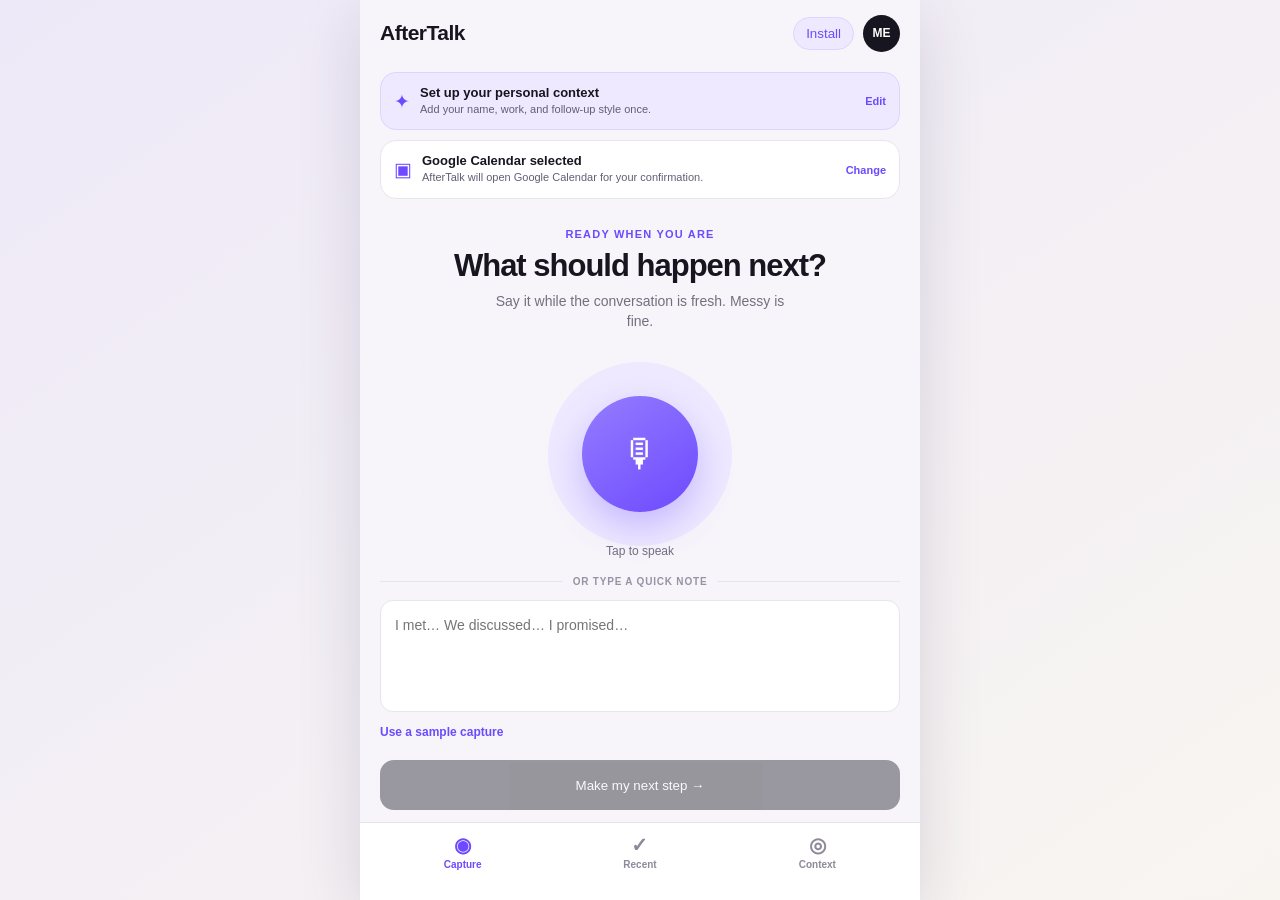
<file: index.html>
<!doctype html>
<html lang="en">
<head>
  <meta charset="utf-8">
  <meta name="viewport" content="width=device-width,initial-scale=1,viewport-fit=cover">
  <meta name="theme-color" content="#6D4AFF">
  <meta name="description" content="Turn every useful conversation into a next step and calendar reminder.">
  <meta name="apple-mobile-web-app-capable" content="yes">
  <meta name="apple-mobile-web-app-status-bar-style" content="default">
  <meta name="apple-mobile-web-app-title" content="AfterTalk">
  <link rel="manifest" href="manifest.webmanifest">
  <link rel="apple-touch-icon" href="icon-192.png">
  <link rel="icon" href="icon-192.png">
  <link rel="stylesheet" href="styles.css">
  <title>AfterTalk</title>
</head>
<body>
  <div class="app-shell">
    <header class="topbar">
      <a class="brand" href="#capture" aria-label="AfterTalk home">AfterTalk</a>
      <div class="top-actions">
        <button id="install-button" class="install-button" type="button">Install</button>
        <button id="avatar-button" class="avatar" type="button" aria-label="Open my context">ME</button>
      </div>
    </header>

    <main class="main">
      <section id="screen-capture" class="screen active" aria-labelledby="capture-title">
        <button id="context-strip" class="context-strip" type="button">
          <span class="context-icon">✦</span>
          <span class="context-copy">
            <strong id="context-strip-title">Set up your personal context</strong>
            <small id="context-strip-subtitle">Add your name, work, and follow-up style once.</small>
          </span>
          <span class="context-edit">Edit</span>
        </button>

        <button id="calendar-strip" class="context-strip calendar-strip" type="button">
          <span class="context-icon">▣</span>
          <span class="context-copy">
            <strong id="calendar-strip-title">Google Calendar selected</strong>
            <small id="calendar-strip-subtitle">Set up before capture; you confirm every task.</small>
          </span>
          <span class="context-edit">Change</span>
        </button>

        <div class="hero">
          <p class="eyebrow">Ready when you are</p>
          <h1 id="capture-title">What should happen next?</h1>
          <p>Say it while the conversation is fresh. Messy is fine.</p>
        </div>

        <div class="mic-area">
          <div class="mic-halo" aria-hidden="true"></div>
          <button id="mic-button" class="mic-button" type="button" aria-label="Start voice capture"><span>🎙</span></button>
          <p id="mic-hint" class="mic-hint">Tap to speak</p>
        </div>

        <div class="divider"><span>or type a quick note</span></div>
        <label class="sr-only" for="raw-note">Conversation note</label>
        <textarea id="raw-note" class="note-input" placeholder="I met… We discussed… I promised…"></textarea>
        <button id="sample-button" class="text-button" type="button">Use a sample capture</button>
        <button id="generate-button" class="primary-button" type="button" disabled>Make my next step →</button>
        <div id="generation-status" class="generation-status" role="status" aria-live="polite" hidden></div>
        <p class="safety-note">Nothing reaches your calendar until you confirm it. <a href="privacy.html">Privacy</a> · <a href="terms.html">Pilot terms</a></p>
      </section>

      <section id="screen-review" class="screen" aria-labelledby="review-title">
        <div class="section-heading with-back">
          <button id="review-back" class="back-button" type="button" aria-label="Back to capture">←</button>
          <div>
            <h1 id="review-title">Your next step</h1>
            <p>Edit anything before it reaches your calendar.</p>
            <div id="review-generation-status" class="generation-status review-generation-status" role="status" hidden></div>
          </div>
        </div>

        <article class="action-card">
          <label class="field-label" for="review-matters">What matters</label>
          <textarea id="review-matters" class="inline-editor compact"></textarea>

          <label class="field-label" for="review-action">Recommended action</label>
          <textarea id="review-action" class="inline-editor action-editor"></textarea>

          <div class="why-box">
            <strong>Why this step</strong>
            <p id="review-why"></p>
          </div>

          <label class="field-label" for="review-draft">Rough follow-up</label>
          <textarea id="review-draft" class="inline-editor draft-editor"></textarea>

          <label class="field-label" for="review-due">When should the calendar remind you?</label>
          <input id="review-due" class="date-input" type="datetime-local" aria-describedby="review-due-warning reminder-explanation">
          <p id="review-due-warning" class="input-warning" role="alert" hidden></p>
          <p id="reminder-explanation" class="input-help">Apple Calendar file: 30 minutes before. Google Calendar: your account’s default notification.</p>

          <label class="field-label" for="calendar-choice">Calendar</label>
          <select id="calendar-choice" class="select-input">
            <option value="google">Google Calendar</option>
            <option value="apple">Apple Calendar</option>
          </select>

          <button id="calendar-button" class="primary-button" type="button">Prepare calendar task</button>
          <div id="calendar-notice" class="notice" role="status" hidden></div>
        </article>
      </section>

      <section id="screen-recent" class="screen" aria-labelledby="recent-title">
        <div class="section-heading">
          <p class="eyebrow">Recent</p>
          <h1 id="recent-title">Nothing gets lost</h1>
          <p>Prepared actions from your conversations.</p>
        </div>
        <div id="recent-list" class="recent-list"></div>
      </section>

      <section id="screen-context" class="screen" aria-labelledby="context-title">
        <div class="section-heading">
          <p class="eyebrow">My context</p>
          <h1 id="context-title">The app should already know you</h1>
          <p id="context-data-disclosure">AI is off. Your profile and active context are not sent for generation. Context history remains in this browser.</p>
        </div>

        <form id="context-form">
          <div class="form-card">
            <label class="field-label" for="profile-name">Name</label>
            <input id="profile-name" class="text-input" autocomplete="name">

            <label class="field-label" for="profile-role">Role</label>
            <input id="profile-role" class="text-input">

            <label class="field-label" for="profile-company">Company</label>
            <input id="profile-company" class="text-input" autocomplete="organization">

            <label class="field-label" for="profile-services">Services</label>
            <textarea id="profile-services" class="text-input textarea"></textarea>

            <label class="field-label" for="profile-positioning">Positioning</label>
            <textarea id="profile-positioning" class="text-input textarea"></textarea>

            <label class="field-label" for="profile-voice">Voice style</label>
            <textarea id="profile-voice" class="text-input textarea"></textarea>

            <label class="field-label" for="profile-followup">Follow-up style</label>
            <textarea id="profile-followup" class="text-input textarea"></textarea>
          </div>

          <div class="form-card">
            <h2>Calendar setup</h2>
            <p>Choose your destination once, before you start capturing notes.</p>

            <label class="field-label" for="profile-calendar">Preferred calendar</label>
            <select id="profile-calendar" class="select-input">
              <option value="google">Google Calendar</option>
              <option value="apple">Apple Calendar</option>
            </select>
            <div id="calendar-setup-status" class="setup-status"></div>
          </div>

          <div class="form-card">
            <h2>Temporary context</h2>
            <p>Optional context for an event, trip, project, or focused period.</p>

            <label class="field-label" for="temp-label">Label</label>
            <input id="temp-label" class="text-input" placeholder="Nordic Growth Forum">

            <label class="field-label" for="temp-dates">Dates</label>
            <input id="temp-dates" class="text-input" placeholder="14–16 October">

            <label class="field-label" for="temp-goals">Current goals</label>
            <textarea id="temp-goals" class="text-input textarea" placeholder="Partnerships, client opportunities, useful product ideas…"></textarea>
          </div>

          <div class="form-card">
            <h2>Context history</h2>
            <p>Saved event and project contexts. Activate one instead of typing it again.</p>
            <div id="context-history-list" class="context-history-list"></div>
          </div>

          <button id="save-context" class="primary-button" type="submit">Save context</button>
          <p id="context-privacy-note" class="local-data-note">AI is off. Your profile and active context are not sent for generation. Context history remains in this browser.</p>
        </form>
      </section>
    </main>

    <nav class="bottom-nav" aria-label="Primary navigation">
      <button class="nav-button active" type="button" data-screen="capture"><span>◉</span>Capture</button>
      <button class="nav-button" type="button" data-screen="recent"><span>✓</span>Recent</button>
      <button class="nav-button" type="button" data-screen="context"><span>◎</span>Context</button>
    </nav>
  </div>

  <script src="runtime-config.js" defer></script>
  <script src="logic.js" defer></script>
  <script src="ai-client.js" defer></script>
  <script src="voice-client.js" defer></script>
  <script src="app.js" defer></script>
</body>
</html>
</file>
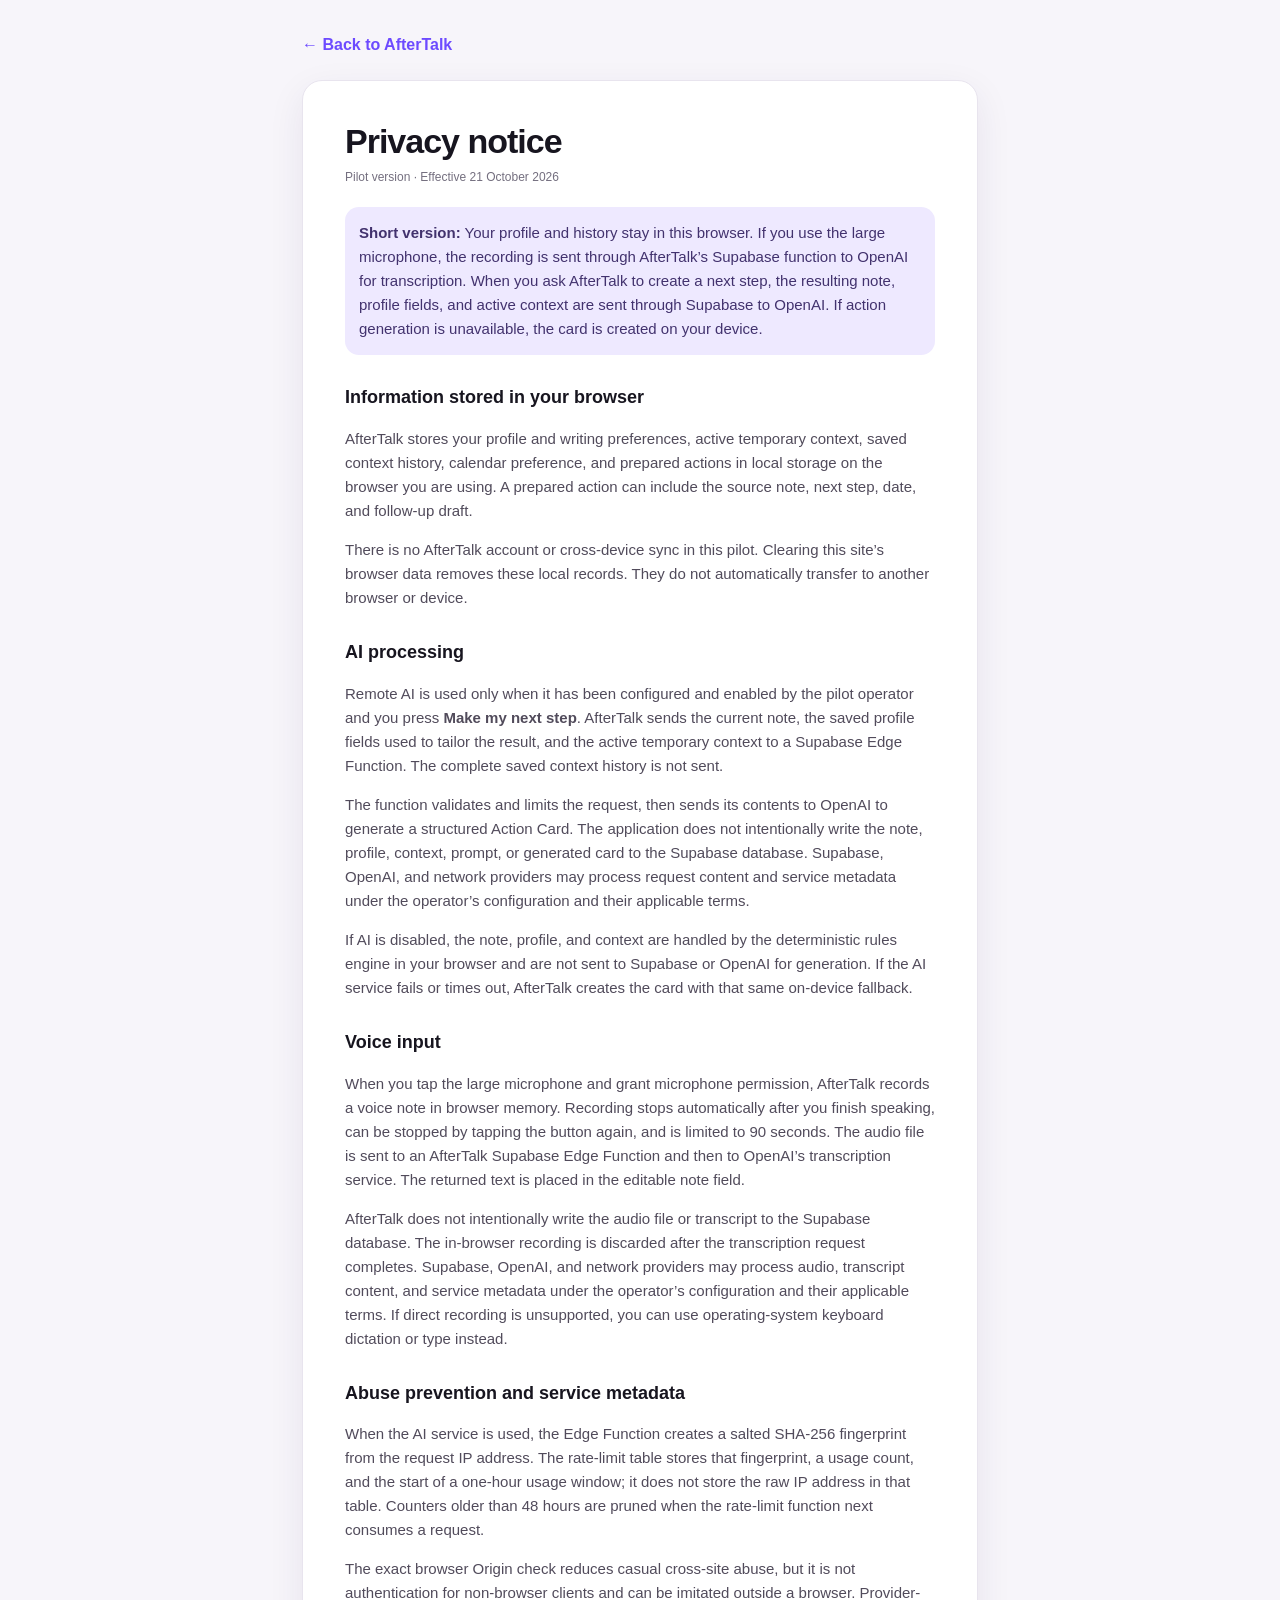
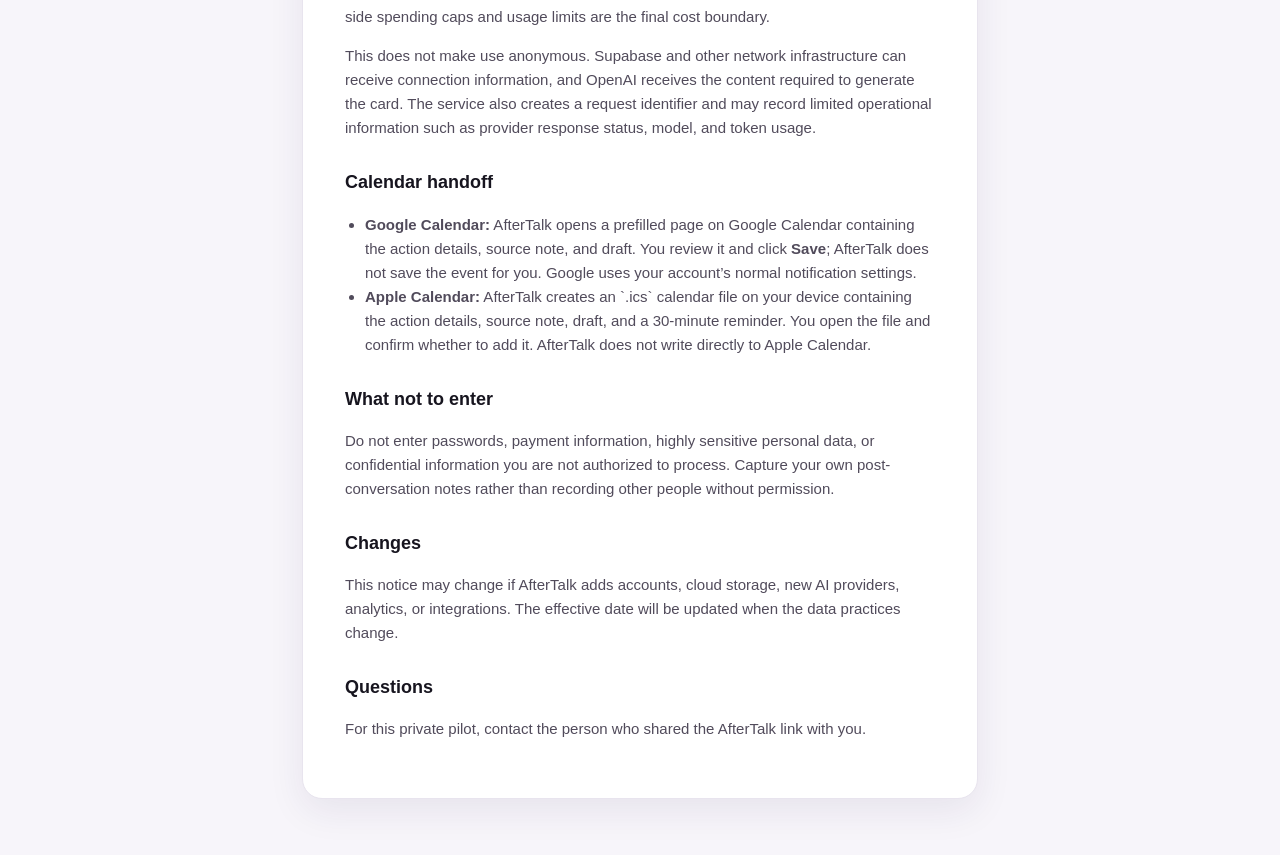
<file: privacy.html>
<!doctype html>
<html lang="en">
<head>
  <meta charset="utf-8">
  <meta name="viewport" content="width=device-width,initial-scale=1,viewport-fit=cover">
  <meta name="theme-color" content="#6D4AFF">
  <title>Privacy — AfterTalk</title>
  <style>
    *{box-sizing:border-box}body{margin:0;background:#f7f5fa;color:#17151f;font-family:-apple-system,BlinkMacSystemFont,"Segoe UI",Roboto,Helvetica,Arial,sans-serif;line-height:1.6}.page{width:min(100%,720px);margin:0 auto;padding:32px 22px 56px}.back{color:#6d4aff;font-weight:750;text-decoration:none}.card{margin-top:22px;background:#fff;border:1px solid #e8e4ee;border-radius:20px;padding:clamp(22px,5vw,42px);box-shadow:0 12px 36px rgba(39,25,74,.08)}h1{font-size:34px;line-height:1.1;margin:0 0 8px;letter-spacing:-1px}h2{font-size:18px;margin:28px 0 6px}p,li{font-size:15px;color:#514b5b}ul{padding-left:20px}.meta{font-size:12px;color:#746f7f;margin:0}.notice{background:#eee9ff;border-radius:14px;padding:14px;margin:20px 0;color:#42326e}
  </style>
</head>
<body>
  <main class="page">
    <a class="back" href="./">← Back to AfterTalk</a>
    <article class="card">
      <h1>Privacy notice</h1>
      <p class="meta">Pilot version · Effective 21 October 2026</p>
      <p class="notice"><strong>Short version:</strong> Your profile and history stay in this browser. If you use the large microphone, the recording is sent through AfterTalk’s Supabase function to OpenAI for transcription. When you ask AfterTalk to create a next step, the resulting note, profile fields, and active context are sent through Supabase to OpenAI. If action generation is unavailable, the card is created on your device.</p>

      <h2>Information stored in your browser</h2>
      <p>AfterTalk stores your profile and writing preferences, active temporary context, saved context history, calendar preference, and prepared actions in local storage on the browser you are using. A prepared action can include the source note, next step, date, and follow-up draft.</p>
      <p>There is no AfterTalk account or cross-device sync in this pilot. Clearing this site’s browser data removes these local records. They do not automatically transfer to another browser or device.</p>

      <h2>AI processing</h2>
      <p>Remote AI is used only when it has been configured and enabled by the pilot operator and you press <strong>Make my next step</strong>. AfterTalk sends the current note, the saved profile fields used to tailor the result, and the active temporary context to a Supabase Edge Function. The complete saved context history is not sent.</p>
      <p>The function validates and limits the request, then sends its contents to OpenAI to generate a structured Action Card. The application does not intentionally write the note, profile, context, prompt, or generated card to the Supabase database. Supabase, OpenAI, and network providers may process request content and service metadata under the operator’s configuration and their applicable terms.</p>
      <p>If AI is disabled, the note, profile, and context are handled by the deterministic rules engine in your browser and are not sent to Supabase or OpenAI for generation. If the AI service fails or times out, AfterTalk creates the card with that same on-device fallback.</p>

      <h2>Voice input</h2>
      <p>When you tap the large microphone and grant microphone permission, AfterTalk records a voice note in browser memory. Recording stops automatically after you finish speaking, can be stopped by tapping the button again, and is limited to 90 seconds. The audio file is sent to an AfterTalk Supabase Edge Function and then to OpenAI’s transcription service. The returned text is placed in the editable note field.</p>
      <p>AfterTalk does not intentionally write the audio file or transcript to the Supabase database. The in-browser recording is discarded after the transcription request completes. Supabase, OpenAI, and network providers may process audio, transcript content, and service metadata under the operator’s configuration and their applicable terms. If direct recording is unsupported, you can use operating-system keyboard dictation or type instead.</p>

      <h2>Abuse prevention and service metadata</h2>
      <p>When the AI service is used, the Edge Function creates a salted SHA-256 fingerprint from the request IP address. The rate-limit table stores that fingerprint, a usage count, and the start of a one-hour usage window; it does not store the raw IP address in that table. Counters older than 48 hours are pruned when the rate-limit function next consumes a request.</p>
      <p>The exact browser Origin check reduces casual cross-site abuse, but it is not authentication for non-browser clients and can be imitated outside a browser. Provider-side spending caps and usage limits are the final cost boundary.</p>
      <p>This does not make use anonymous. Supabase and other network infrastructure can receive connection information, and OpenAI receives the content required to generate the card. The service also creates a request identifier and may record limited operational information such as provider response status, model, and token usage.</p>

      <h2>Calendar handoff</h2>
      <ul>
        <li><strong>Google Calendar:</strong> AfterTalk opens a prefilled page on Google Calendar containing the action details, source note, and draft. You review it and click <strong>Save</strong>; AfterTalk does not save the event for you. Google uses your account’s normal notification settings.</li>
        <li><strong>Apple Calendar:</strong> AfterTalk creates an `.ics` calendar file on your device containing the action details, source note, draft, and a 30-minute reminder. You open the file and confirm whether to add it. AfterTalk does not write directly to Apple Calendar.</li>
      </ul>

      <h2>What not to enter</h2>
      <p>Do not enter passwords, payment information, highly sensitive personal data, or confidential information you are not authorized to process. Capture your own post-conversation notes rather than recording other people without permission.</p>

      <h2>Changes</h2>
      <p>This notice may change if AfterTalk adds accounts, cloud storage, new AI providers, analytics, or integrations. The effective date will be updated when the data practices change.</p>

      <h2>Questions</h2>
      <p>For this private pilot, contact the person who shared the AfterTalk link with you.</p>
    </article>
  </main>
</body>
</html>
</file>
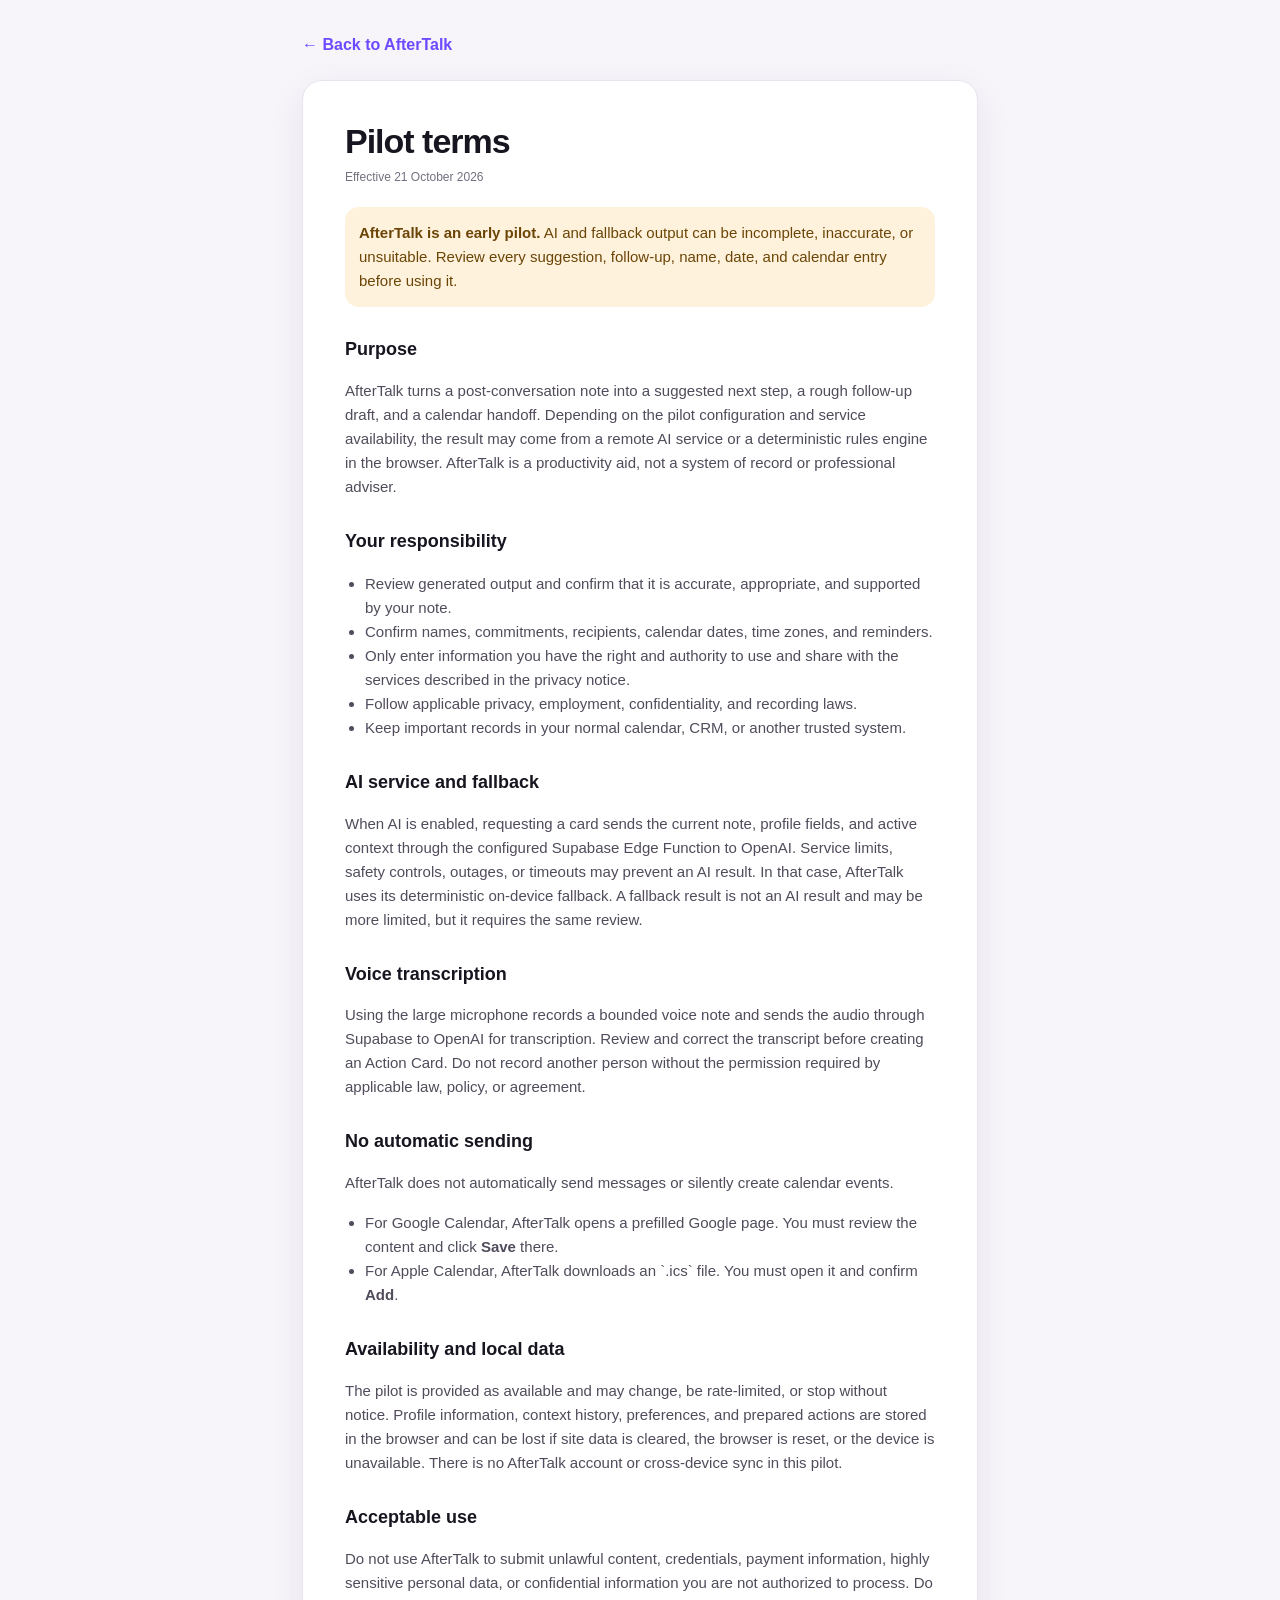
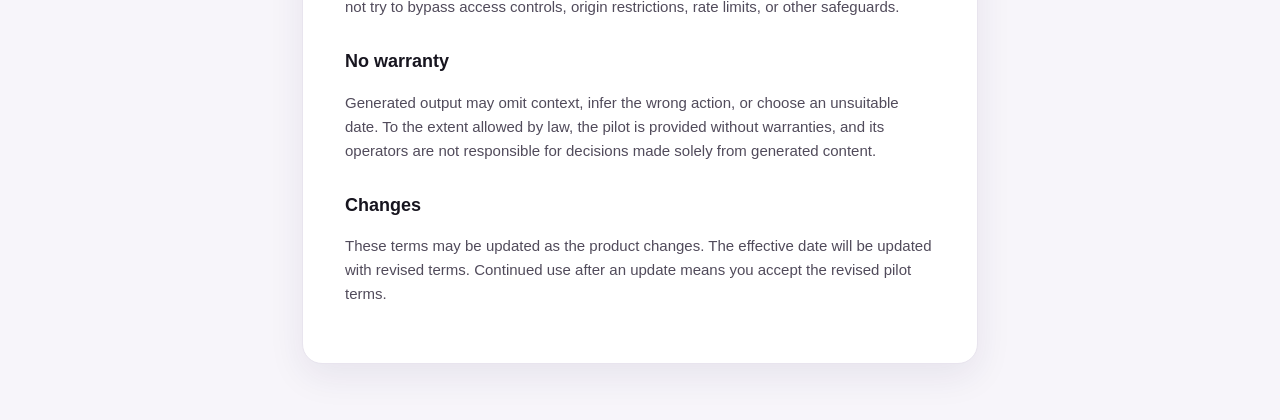
<file: terms.html>
<!doctype html>
<html lang="en">
<head>
  <meta charset="utf-8">
  <meta name="viewport" content="width=device-width,initial-scale=1,viewport-fit=cover">
  <meta name="theme-color" content="#6D4AFF">
  <title>Pilot Terms — AfterTalk</title>
  <style>
    *{box-sizing:border-box}body{margin:0;background:#f7f5fa;color:#17151f;font-family:-apple-system,BlinkMacSystemFont,"Segoe UI",Roboto,Helvetica,Arial,sans-serif;line-height:1.6}.page{width:min(100%,720px);margin:0 auto;padding:32px 22px 56px}.back{color:#6d4aff;font-weight:750;text-decoration:none}.card{margin-top:22px;background:#fff;border:1px solid #e8e4ee;border-radius:20px;padding:clamp(22px,5vw,42px);box-shadow:0 12px 36px rgba(39,25,74,.08)}h1{font-size:34px;line-height:1.1;margin:0 0 8px;letter-spacing:-1px}h2{font-size:18px;margin:28px 0 6px}p,li{font-size:15px;color:#514b5b}ul{padding-left:20px}.meta{font-size:12px;color:#746f7f;margin:0}.notice{background:#fff2dc;border-radius:14px;padding:14px;margin:20px 0;color:#6b4507}
  </style>
</head>
<body>
  <main class="page">
    <a class="back" href="./">← Back to AfterTalk</a>
    <article class="card">
      <h1>Pilot terms</h1>
      <p class="meta">Effective 21 October 2026</p>
      <p class="notice"><strong>AfterTalk is an early pilot.</strong> AI and fallback output can be incomplete, inaccurate, or unsuitable. Review every suggestion, follow-up, name, date, and calendar entry before using it.</p>

      <h2>Purpose</h2>
      <p>AfterTalk turns a post-conversation note into a suggested next step, a rough follow-up draft, and a calendar handoff. Depending on the pilot configuration and service availability, the result may come from a remote AI service or a deterministic rules engine in the browser. AfterTalk is a productivity aid, not a system of record or professional adviser.</p>

      <h2>Your responsibility</h2>
      <ul>
        <li>Review generated output and confirm that it is accurate, appropriate, and supported by your note.</li>
        <li>Confirm names, commitments, recipients, calendar dates, time zones, and reminders.</li>
        <li>Only enter information you have the right and authority to use and share with the services described in the privacy notice.</li>
        <li>Follow applicable privacy, employment, confidentiality, and recording laws.</li>
        <li>Keep important records in your normal calendar, CRM, or another trusted system.</li>
      </ul>

      <h2>AI service and fallback</h2>
      <p>When AI is enabled, requesting a card sends the current note, profile fields, and active context through the configured Supabase Edge Function to OpenAI. Service limits, safety controls, outages, or timeouts may prevent an AI result. In that case, AfterTalk uses its deterministic on-device fallback. A fallback result is not an AI result and may be more limited, but it requires the same review.</p>

      <h2>Voice transcription</h2>
      <p>Using the large microphone records a bounded voice note and sends the audio through Supabase to OpenAI for transcription. Review and correct the transcript before creating an Action Card. Do not record another person without the permission required by applicable law, policy, or agreement.</p>

      <h2>No automatic sending</h2>
      <p>AfterTalk does not automatically send messages or silently create calendar events.</p>
      <ul>
        <li>For Google Calendar, AfterTalk opens a prefilled Google page. You must review the content and click <strong>Save</strong> there.</li>
        <li>For Apple Calendar, AfterTalk downloads an `.ics` file. You must open it and confirm <strong>Add</strong>.</li>
      </ul>

      <h2>Availability and local data</h2>
      <p>The pilot is provided as available and may change, be rate-limited, or stop without notice. Profile information, context history, preferences, and prepared actions are stored in the browser and can be lost if site data is cleared, the browser is reset, or the device is unavailable. There is no AfterTalk account or cross-device sync in this pilot.</p>

      <h2>Acceptable use</h2>
      <p>Do not use AfterTalk to submit unlawful content, credentials, payment information, highly sensitive personal data, or confidential information you are not authorized to process. Do not try to bypass access controls, origin restrictions, rate limits, or other safeguards.</p>

      <h2>No warranty</h2>
      <p>Generated output may omit context, infer the wrong action, or choose an unsuitable date. To the extent allowed by law, the pilot is provided without warranties, and its operators are not responsible for decisions made solely from generated content.</p>

      <h2>Changes</h2>
      <p>These terms may be updated as the product changes. The effective date will be updated with revised terms. Continued use after an update means you accept the revised pilot terms.</p>
    </article>
  </main>
</body>
</html>
</file>
<file: styles.css>
.input-warning[hidden],.generation-status[hidden]{display:none}.input-warning{margin:7px 0 0;color:var(--danger);font-size:12px;font-weight:700;line-height:1.4}#screen-review{padding-bottom:40px}.generation-status{margin:10px 0 0;border-radius:12px;padding:10px 12px;background:#f0edf5;color:#504a5b;font-size:12px;font-weight:700;line-height:1.45}.generation-status.processing{background:var(--accent-soft);color:var(--accent)}.generation-status.success{background:var(--success-soft);color:var(--success)}.generation-status.fallback{background:var(--warning-soft);color:var(--warning)}.review-generation-status{display:inline-block;margin-top:9px}:root{--ink:#17151f;--muted:#746f7f;--line:#e8e4ee;--paper:#f7f5fa;--card:#fff;--accent:#6d4aff;--accent-soft:#eee9ff;--success:#168b62;--success-soft:#e8f7f0;--warning:#8a5a09;--warning-soft:#fff2dc;--danger:#a02a2a;--shadow:0 18px 60px rgba(39,25,74,.14);font-family:-apple-system,BlinkMacSystemFont,"Segoe UI",Roboto,Helvetica,Arial,sans-serif;color:var(--ink);background:#ebe7f1}*{box-sizing:border-box}html,body{margin:0;min-height:100%;background:linear-gradient(145deg,#eee9f8,#f8f5f1)}body{min-height:100dvh}.app-shell{width:min(100%,560px);height:100vh;height:100dvh;margin:0 auto;background:var(--paper);box-shadow:var(--shadow);display:flex;flex-direction:column;position:relative}.topbar{height:66px;padding:0 20px;display:flex;align-items:center;justify-content:space-between;flex:none}.brand{color:var(--ink);font-size:21px;font-weight:800;letter-spacing:-.5px;text-decoration:none}.top-actions{display:flex;align-items:center;gap:9px}.install-button{border:1px solid #ded4ff;background:var(--accent-soft);color:var(--accent);border-radius:999px;padding:8px 12px;font:800 11px/1 inherit;cursor:pointer}.avatar{width:37px;height:37px;border:0;border-radius:50%;background:var(--ink);color:#fff;font-size:12px;font-weight:800;cursor:pointer}.main{flex:1;min-height:0;overflow-y:auto;overscroll-behavior:contain}.screen{display:none;padding:6px 20px 32px;animation:appear .18s ease}.screen.active{display:block}@keyframes appear{from{opacity:.5;transform:translateY(3px)}to{opacity:1;transform:none}}.context-strip{width:100%;border:1px solid #ded4ff;background:var(--accent-soft);border-radius:16px;padding:12px 13px;display:flex;align-items:center;gap:10px;text-align:left;cursor:pointer;color:var(--ink)}.context-icon{font-size:19px;color:var(--accent)}.context-copy{min-width:0;flex:1}.context-copy strong,.context-copy small{display:block}.context-copy strong{font-size:13px}.context-copy small{font-size:11px;line-height:1.4;color:#655d75;margin-top:2px}.context-edit{color:var(--accent);font-size:11px;font-weight:800}.calendar-strip{margin-top:10px;background:#fff;border-color:var(--line)}.setup-status{margin-top:10px;border-radius:12px;padding:11px 12px;background:var(--success-soft);border:1px solid #bde9d7;color:#096746;font-size:11px;line-height:1.45;font-weight:700}.context-history-list{display:grid;gap:9px;margin-top:12px}.history-empty{color:var(--muted);font-size:12px;margin:0}.history-item{border:1px solid var(--line);border-radius:14px;padding:12px;background:var(--paper)}.history-item strong,.history-item small{display:block}.history-item strong{font-size:13px}.history-item small{color:var(--muted);font-size:11px;line-height:1.4;margin-top:3px}.history-actions{display:flex;gap:8px;margin-top:9px}.history-action{border:0;border-radius:9px;background:var(--accent-soft);color:var(--accent);padding:7px 10px;font:800 10px/1 inherit;cursor:pointer}.history-action.delete{background:#f3eef0;color:#8d3d4a}.hero{text-align:center;padding-top:27px}.eyebrow{margin:0;color:var(--accent);font-size:11px;line-height:16px;font-weight:900;letter-spacing:1.2px;text-transform:uppercase}.hero h1,.section-heading h1{margin:7px 0 0;font-size:31px;line-height:1.1;letter-spacing:-1px}.hero>p:last-child,.section-heading>p:last-child{max-width:310px;margin:8px auto 0;color:var(--muted);font-size:14px;line-height:1.45}.mic-area{height:245px;display:grid;place-items:center;position:relative}.mic-halo{position:absolute;width:184px;height:184px;border-radius:50%;background:var(--accent-soft)}.mic-button{z-index:1;width:116px;height:116px;border:0;border-radius:50%;background:linear-gradient(145deg,#957cff,var(--accent));box-shadow:0 15px 35px rgba(109,74,255,.3);color:#fff;cursor:pointer;transition:transform .18s,box-shadow .18s}.mic-button span{font-size:39px}.mic-button:hover{transform:scale(1.025)}.mic-button.listening{background:#df5757;animation:pulse 1.2s infinite}.mic-button.listening span{font-size:0}.mic-button.listening span:after{content:"■";font-size:28px}@keyframes pulse{50%{box-shadow:0 0 0 18px rgba(223,87,87,.09),0 15px 35px rgba(223,87,87,.26)}}.mic-hint{position:absolute;bottom:18px;margin:0;color:var(--muted);font-size:12px}.divider{display:flex;align-items:center;gap:10px;color:#9991a5;font-size:10px;font-weight:700;text-transform:uppercase;letter-spacing:.8px;margin-bottom:13px}.divider:before,.divider:after{content:"";height:1px;background:var(--line);flex:1}.note-input,.inline-editor,.text-input,.date-input,.select-input{width:100%;border:1px solid var(--line);border-radius:13px;background:#fff;color:var(--ink);font:inherit;outline:none}.note-input:focus,.inline-editor:focus,.text-input:focus,.date-input:focus,.select-input:focus{border-color:#aa97ff;box-shadow:0 0 0 3px rgba(109,74,255,.08)}.note-input{min-height:112px;resize:none;padding:14px;font-size:14px;line-height:1.45}.text-button{border:0;background:transparent;color:var(--accent);font-size:12px;font-weight:800;padding:9px 0;cursor:pointer}.primary-button{width:100%;min-height:50px;border:0;border-radius:14px;background:var(--ink);color:#fff;padding:13px 18px;font:800 15px/1.2 inherit;cursor:pointer;margin-top:12px}.primary-button:hover:not(:disabled){opacity:.9}.primary-button:disabled{opacity:.42;cursor:not-allowed}.safety-note,.local-data-note{color:var(--muted);font-size:10px;line-height:1.45;text-align:center;margin:10px 0 0}.safety-note a{color:var(--accent);font-weight:700;text-decoration:none}.section-heading{margin-bottom:16px}.section-heading.with-back{display:flex;align-items:flex-start;gap:12px}.section-heading h1{font-size:25px;line-height:1.2;letter-spacing:-.6px}.section-heading>div p,.section-heading>p{color:var(--muted);font-size:13px;line-height:1.45;margin:4px 0 0}.back-button{width:36px;height:36px;flex:none;border:1px solid var(--line);border-radius:11px;background:#fff;color:var(--ink);font-size:20px;cursor:pointer}.action-card,.form-card,.recent-card,.empty-card{background:#fff;border:1px solid var(--line);border-radius:20px;padding:16px;box-shadow:0 7px 23px rgba(45,34,70,.05)}.field-label{display:block;color:var(--muted);font-size:10px;line-height:14px;font-weight:900;letter-spacing:.9px;text-transform:uppercase;margin:11px 0 6px}.field-label:first-child{margin-top:0}.inline-editor{padding:11px;min-height:67px;font-size:13px;line-height:1.5;resize:none}.inline-editor.compact{min-height:72px}.inline-editor.action-editor{min-height:82px;font-size:17px;line-height:1.35;font-weight:800}.inline-editor.draft-editor{min-height:170px}.why-box{background:#f5f1ff;border-radius:12px;padding:12px;margin:14px 0}.why-box strong{color:var(--accent);font-size:10px;text-transform:uppercase;letter-spacing:.7px}.why-box p{font-size:13px;line-height:1.45;margin:4px 0 0}.date-input,.select-input,.text-input{min-height:44px;padding:10px 12px;font-size:13px}.select-input{appearance:auto}.input-help{color:var(--muted);font-size:10px;line-height:1.45;margin:6px 0 12px}.notice{margin-top:12px;border-radius:12px;padding:11px;background:var(--success-soft);border:1px solid #bde9d7;color:#096746;font-size:12px;line-height:1.45;font-weight:700}.recent-list{display:grid;gap:12px}.empty-card{text-align:center;padding:28px}.empty-card strong{display:block;margin-top:8px}.empty-card p{color:var(--muted);font-size:12px}.recent-card{border-radius:16px;padding:14px}.recent-meta{color:var(--muted);font-size:10px;text-transform:uppercase;letter-spacing:.6px}.recent-card h2{font-size:15px;line-height:1.4;margin:7px 0 0}.recent-card time{display:block;color:var(--muted);font-size:12px;margin-top:5px}.status-pill{display:inline-flex;margin-top:9px;border-radius:999px;background:var(--warning-soft);color:var(--warning);font-size:10px;font-weight:800;padding:5px 8px}.form-card{margin-top:15px}.form-card h2{font-size:16px;margin:0}.form-card>p{font-size:12px;color:var(--muted);line-height:1.5;margin:4px 0 8px}.text-input.textarea{min-height:84px;resize:none;padding-top:11px}.bottom-nav{height:78px;position:relative;z-index:4;border-top:1px solid var(--line);background:rgba(255,255,255,.96);backdrop-filter:blur(12px);display:flex;align-items:flex-start;justify-content:space-around;padding:9px 14px max(12px,env(safe-area-inset-bottom));flex:none}.nav-button{min-width:78px;border:0;background:transparent;color:#8f8899;font-size:10px;font-weight:700;cursor:pointer}.nav-button span{display:block;font-size:20px;line-height:24px;margin-bottom:2px}.nav-button.active{color:var(--accent)}.sr-only{position:absolute!important;width:1px!important;height:1px!important;padding:0!important;margin:-1px!important;overflow:hidden!important;clip:rect(0,0,0,0)!important;white-space:nowrap!important;border:0!important}@media(max-width:560px){html,body{background:var(--paper)}.app-shell{box-shadow:none}}@media(max-width:390px){.screen{padding-left:16px;padding-right:16px}.topbar{padding-left:16px;padding-right:16px}.hero h1{font-size:28px}.install-button{padding-left:10px;padding-right:10px}}@media(prefers-reduced-motion:reduce){*{scroll-behavior:auto!important;animation:none!important;transition:none!important}}
</file>
